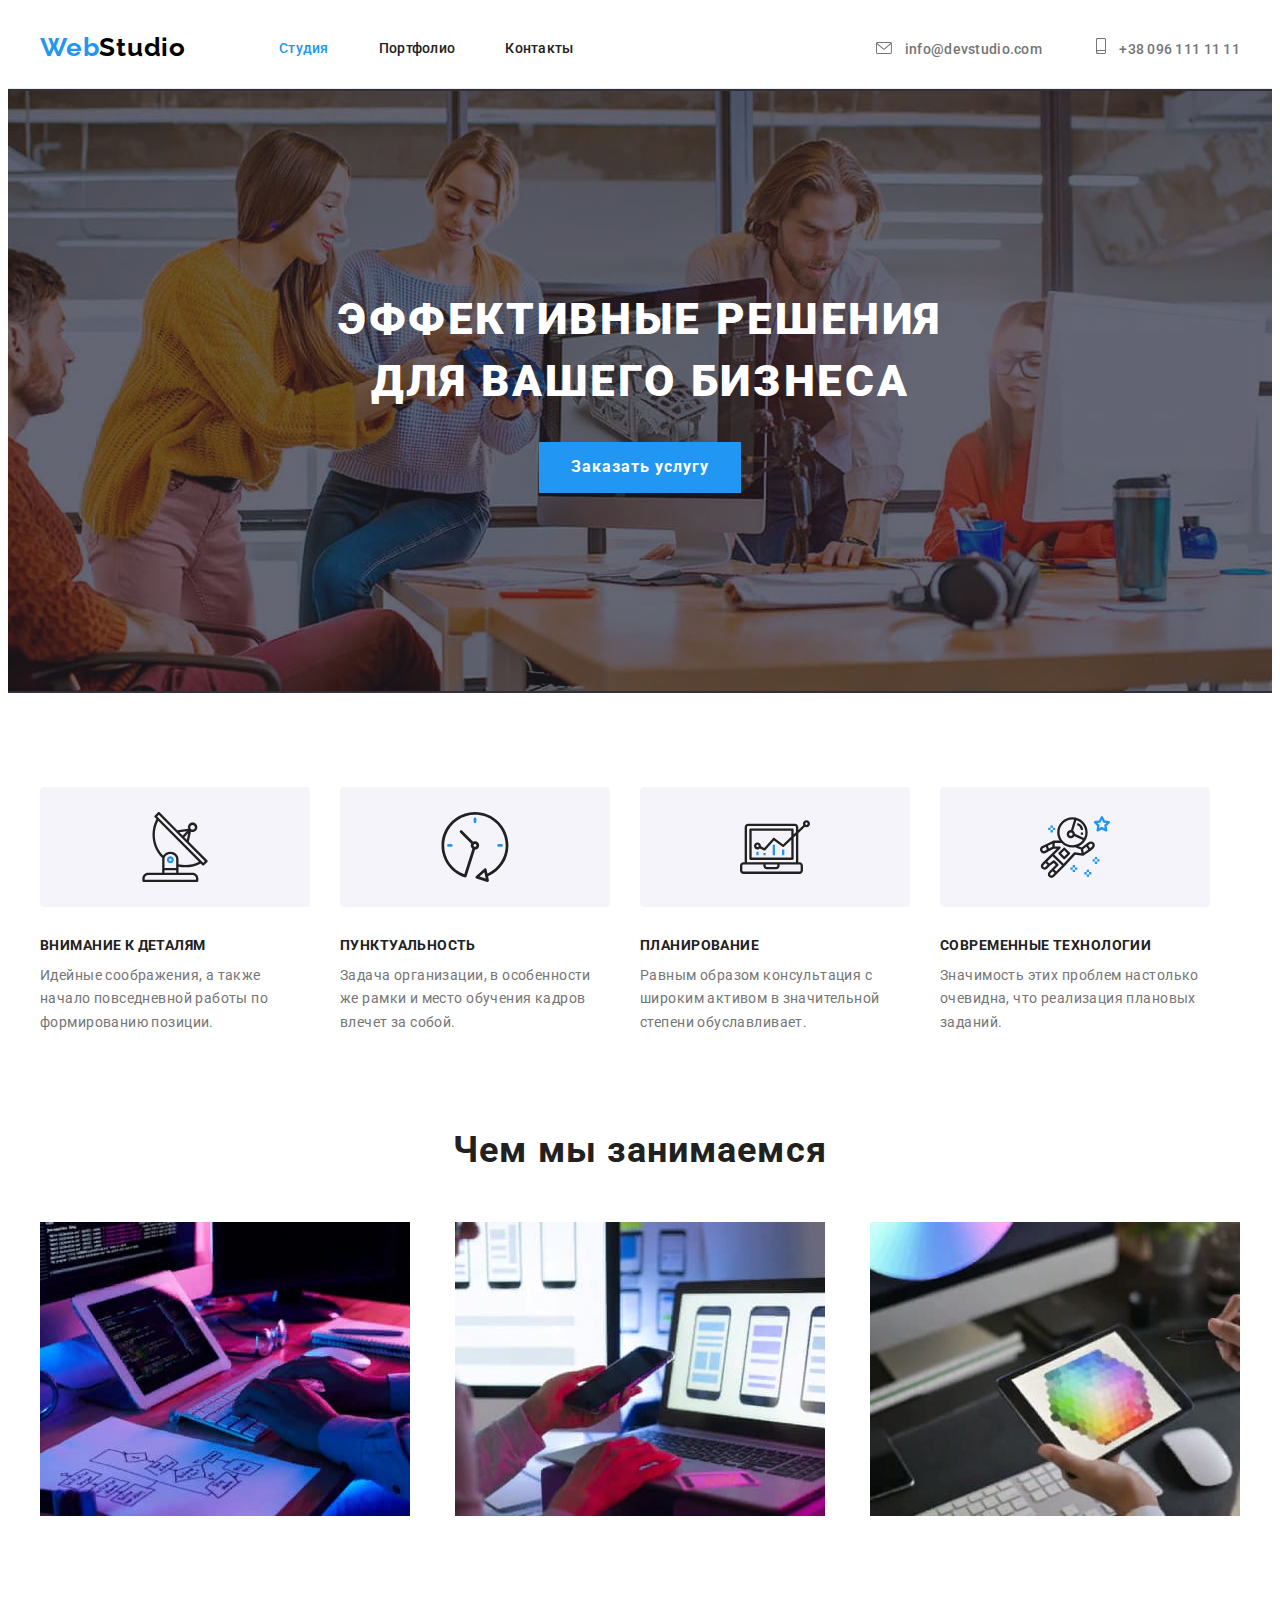
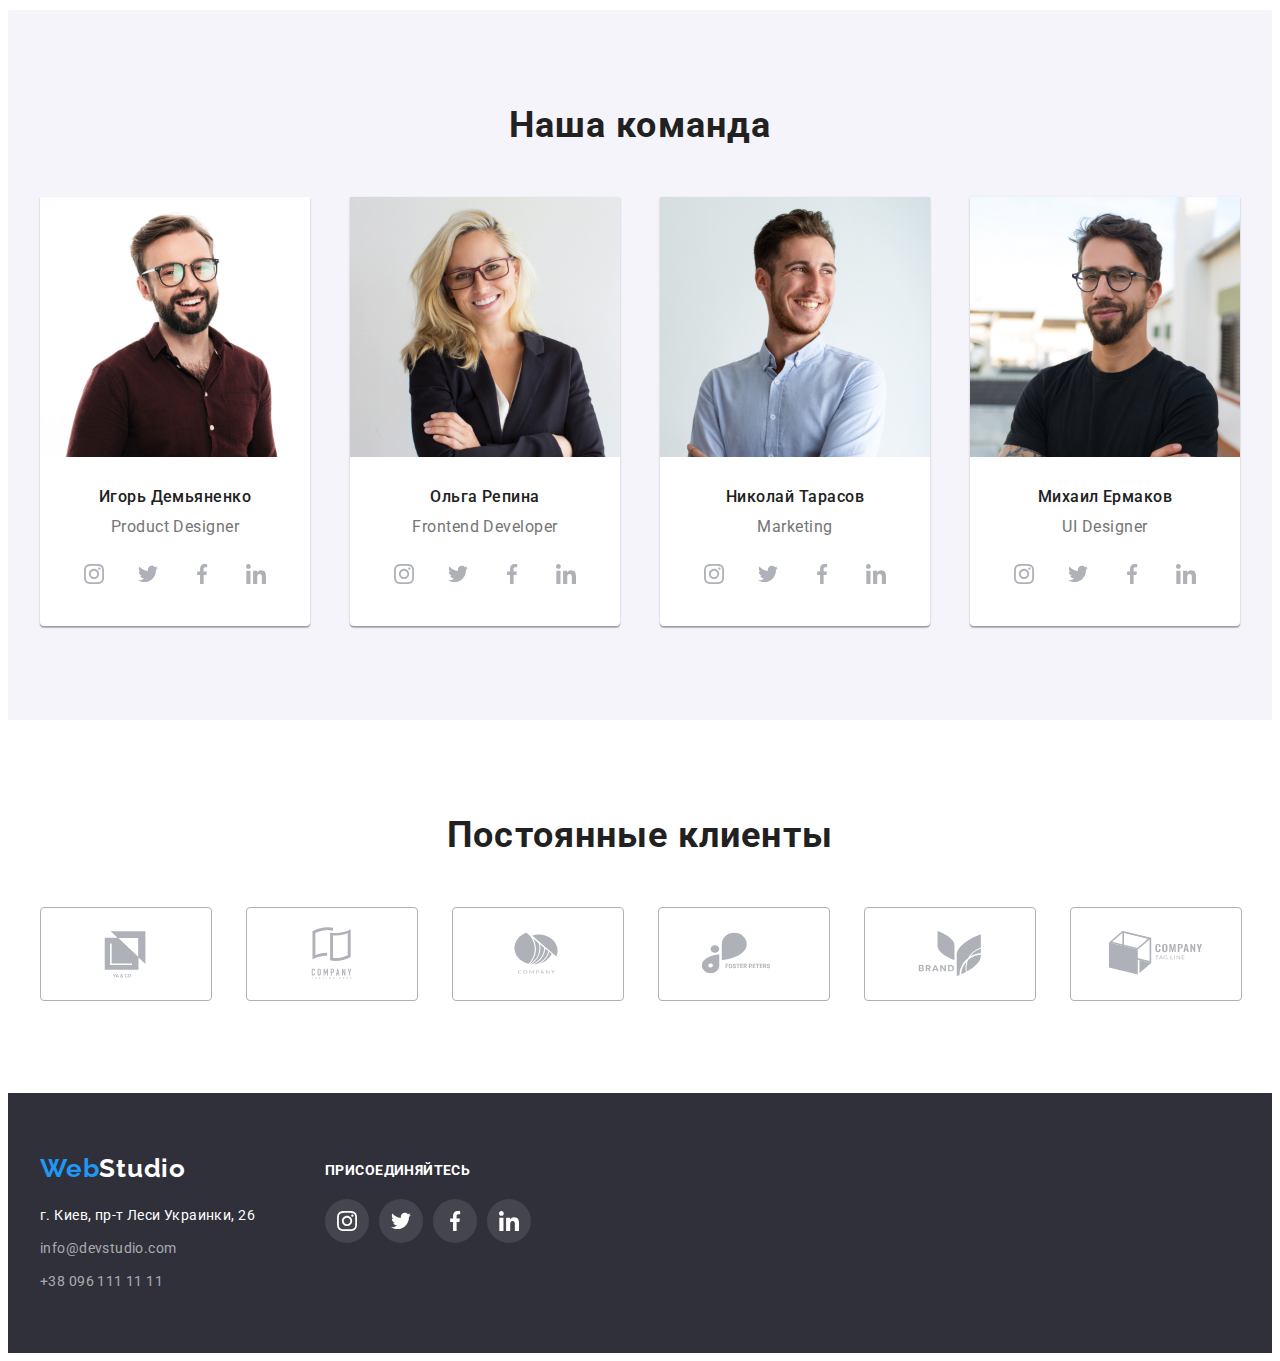
<file: index.html>
<!DOCTYPE html>
<html lang="ru">
  <head>
    <meta charset="UTF-8" />
    <meta http-equiv="X-UA-Compatible" content="IE=edge" />
    <meta name="viewport" content="width=device-width, initial-scale=1.0" />
    <title>Document</title>
    <link
      rel="stylesheet"
      href="https://cdnjs.cloudflare.com/ajax/libs/modern-normalize/1.1.0/modern-normalize.min.css"
      integrity="sha512-wpPYUAdjBVSE4KJnH1VR1HeZfpl1ub8YT/NKx4PuQ5NmX2tKuGu6U/JRp5y+Y8XG2tV+wKQpNHVUX03MfMFn9Q=="
      crossorigin="anonymous"
      referrerpolicy="no-referrer"
    />
    <link
      href="https://fonts.googleapis.com/css2?family=Raleway:wght@700&family=Roboto:wght@400;500;700;900&display=swap"
      rel="stylesheet"
    />
    <link rel="stylesheet" href="./css/styles.css" />
  </head>
  <body>
    <header class="header">
      <div class="container header-container">
        <nav class="navigation">
          <a href="./index.html" class="logo nav-logo"
            ><span class="logo-accent">Web</span>Studio</a
          >
          <ul class="nav-list">
            <li class="nav-item">
              <a href="./index.html" class="nav-link active">Студия</a>
            </li>
            <li class="nav-item">
              <a href="./portfolio.html" class="nav-link">Портфолио</a>
            </li>
            <li class="nav-item">
              <a href="#" class="nav-link">Контакты</a>
            </li>
          </ul>
        </nav>
        <div class="header-connect">
          <a href="mailto:info@devstudio.com" class="nav-contacts">
            <svg class="contact-icon" width="16" height="12">
              <use href="./images/sprite.svg#icon-mail"></use>
            </svg>
            info@devstudio.com</a
          >
          <a href="tel:+380961111111" class="nav-contacts">
            <svg class="contact-icon" width="10" height="16">
              <use href="./images/symbol-defs.svg#icon-smartphone"></use>
            </svg>
            +38 096 111 11 11</a
          >
        </div>
      </div>
    </header>
    <main>
      <section class="hero">
        <div class="container hero-container">
          <h1 class="hero-title">Эффективные решения для вашего бизнеса</h1>
          <button type="button" class="button hero-btn">Заказать услугу</button>
        </div>
      </section>
      <section class="section-features">
        <div class="container">
          <h2 class="visually-hidden">Наши преимущества</h2>
          <ul class="features-list">
            <li class="features-item">
              <div class="features-wrap">
                <svg class="features-icon" width="70" height="70">
                  <use href="./images/sprite.svg#icon-antenna"></use>
                </svg>
              </div>
              <h3 class="feature-subtitle">Внимание к деталям</h3>

              <p>
                Идейные соображения, а также начало повседневной работы по формированию позиции.
              </p>
            </li>
            <li class="features-item">
              <div class="features-wrap">
                <svg class="features-icon" width="70" height="70">
                  <use href="./images/sprite.svg#icon-clock"></use>
                </svg>
              </div>
              <h3 class="feature-subtitle">Пунктуальность</h3>
              <p>
                Задача организации, в особенности же рамки и место обучения кадров влечет за собой.
              </p>
            </li>
            <li class="features-item">
              <div class="features-wrap">
                <svg class="features-icon" width="70" height="70">
                  <use href="./images/sprite.svg#icon-diagram"></use>
                </svg>
              </div>
              <h3 class="feature-subtitle">Планирование</h3>
              <p>
                Равным образом консультация с широким активом в значительной степени обуславливает.
              </p>
            </li>
            <li class="features-item">
              <div class="features-wrap">
                <svg class="features-icon" width="70" height="70">
                  <use href="./images/sprite.svg#icon-astronaut"></use>
                </svg>
              </div>
              <h3 class="feature-subtitle">Современные технологии</h3>
              <p>Значимость этих проблем настолько очевидна, что реализация плановых заданий.</p>
            </li>
          </ul>
        </div>
      </section>
      <section class="section-function">
        <div class="container">
          <h2 class="function-header">Чем мы занимаемся</h2>
          <ul class="functions-list">
            <li>
              <img src="./images/box-1.jpg" alt="typing" width="370" height="294" />
            </li>
            <li>
              <img src="./images/box-2.jpg" alt="laptop" width="370" height="294" />
            </li>
            <li>
              <img src="./images/box-3.jpg" alt="palette" width="370" height="294" />
            </li>
          </ul>
        </div>
      </section>
      <section class="section section-team">
        <div class="container">
          <h2 class="team-header">Наша команда</h2>
          <ul class="team-list">
            <li class="team-item">
              <img src="./images/team-card-1.jpg" alt="Igor_Demiyanenko" width="270" height="260" />
              <div class="team-wrap">
                <h3 class="team-subtitle">Игорь Демьяненко</h3>
                <p>Product Designer</p>
                <ul class="team-social-list">
                  <li class="team-social-item">
                    <a href="" class="team-social-link">
                      <svg class="team-social-icon" width="20" height="20">
                        <use href="./images/sprite.svg#icon-instagram"></use>
                      </svg>
                    </a>
                  </li>
                  <li class="team-social-item">
                    <a href="" class="team-social-link">
                      <svg class="team-social-icon" width="20" height="20">
                        <use href="./images/sprite.svg#icon-twitter"></use>
                      </svg>
                    </a>
                  </li>
                  <li class="team-social-item">
                    <a href="" class="team-social-link">
                      <svg class="team-social-icon" width="20" height="20">
                        <use href="./images/sprite.svg#icon-facebook"></use>
                      </svg>
                    </a>
                  </li>
                  <li class="team-social-item">
                    <a href="" class="team-social-link">
                      <svg class="team-social-icon" width="20" height="20">
                        <use href="./images/sprite.svg#icon-linkedin"></use>
                      </svg>
                    </a>
                  </li>
                </ul>
              </div>
            </li>
            <li class="team-item">
              <img src="./images/team-card-2.jpg" alt="Olga_Repina" width="270" height="260" />
              <div class="team-wrap">
                <h3 class="team-subtitle">Ольга Репина</h3>
                <p>Frontend Developer</p>
                <ul class="team-social-list">
                  <li class="team-social-item">
                    <a href="" class="team-social-link">
                      <svg class="team-social-icon" width="20" height="20">
                        <use href="./images/sprite.svg#icon-instagram"></use>
                      </svg>
                    </a>
                  </li>
                  <li class="team-social-item">
                    <a href="" class="team-social-link">
                      <svg class="team-social-icon" width="20" height="20">
                        <use href="./images/sprite.svg#icon-twitter"></use>
                      </svg>
                    </a>
                  </li>
                  <li class="team-social-item">
                    <a href="" class="team-social-link">
                      <svg class="team-social-icon" width="20" height="20">
                        <use href="./images/sprite.svg#icon-facebook"></use>
                      </svg>
                    </a>
                  </li>
                  <li class="team-social-item">
                    <a href="" class="team-social-link">
                      <svg class="team-social-icon" width="20" height="20">
                        <use href="./images/sprite.svg#icon-linkedin"></use>
                      </svg>
                    </a>
                  </li>
                </ul>
              </div>
            </li>
            <li class="team-item">
              <img src="./images/team-card-3.jpg" alt="Nikolay_Tarasov" width="270" height="260" />
              <div class="team-wrap">
                <h3 class="team-subtitle">Николай Тарасов</h3>
                <p>Marketing</p>
                <ul class="team-social-list">
                  <li class="team-social-item">
                    <a href="" class="team-social-link">
                      <svg class="team-social-icon" width="20" height="20">
                        <use href="./images/sprite.svg#icon-instagram"></use>
                      </svg>
                    </a>
                  </li>
                  <li class="team-social-item">
                    <a href="" class="team-social-link">
                      <svg class="team-social-icon" width="20" height="20">
                        <use href="./images/sprite.svg#icon-twitter"></use>
                      </svg>
                    </a>
                  </li>
                  <li class="team-social-item">
                    <a href="" class="team-social-link">
                      <svg class="team-social-icon" width="20" height="20">
                        <use href="./images/sprite.svg#icon-facebook"></use>
                      </svg>
                    </a>
                  </li>
                  <li class="team-social-item">
                    <a href="" class="team-social-link">
                      <svg class="team-social-icon" width="20" height="20">
                        <use href="./images/sprite.svg#icon-linkedin"></use>
                      </svg>
                    </a>
                  </li>
                </ul>
              </div>
            </li>
            <li class="team-item">
              <img src="./images/team-card-4.jpg" alt="Mikhail_Yermakov" width="270" height="260" />
              <div class="team-wrap">
                <h3 class="team-subtitle">Михаил Ермаков</h3>
                <p>UI Designer</p>
                <ul class="team-social-list">
                  <li class="team-social-item">
                    <a href="" class="team-social-link">
                      <svg class="team-social-icon" width="20" height="20">
                        <use href="./images/sprite.svg#icon-instagram"></use>
                      </svg>
                    </a>
                  </li>
                  <li class="team-social-item">
                    <a href="" class="team-social-link">
                      <svg class="team-social-icon" width="20" height="20">
                        <use href="./images/sprite.svg#icon-twitter"></use>
                      </svg>
                    </a>
                  </li>
                  <li class="team-social-item">
                    <a href="" class="team-social-link">
                      <svg class="team-social-icon" width="20" height="20">
                        <use href="./images/sprite.svg#icon-facebook"></use>
                      </svg>
                    </a>
                  </li>
                  <li class="team-social-item">
                    <a href="" class="team-social-link">
                      <svg class="team-social-icon" width="20" height="20">
                        <use href="./images/sprite.svg#icon-linkedin"></use>
                      </svg>
                    </a>
                  </li>
                </ul>
              </div>
            </li>
          </ul>
        </div>
      </section>
      <section class="section-clients section">
        <div class="container">
          <h2 class="clients-header">Постоянные клиенты</h2>
          <ul class="clients-list">
            <li class="clients-item">
              <a href="" class="clients-link">
                <svg class="clients-icon" width="106" height="60">
                  <use href="./images/sprite.svg#icon-company-1"></use>
                </svg>
              </a>
            </li>
            <li class="clients-item">
              <a href="" class="clients-link">
                <svg class="clients-icon" width="106" height="60">
                  <use href="./images/sprite.svg#icon-company-2"></use>
                </svg>
              </a>
            </li>
            <li class="clients-item">
              <a href="" class="clients-link">
                <svg class="clients-icon" width="106" height="60">
                  <use href="./images/sprite.svg#icon-company-3"></use>
                </svg>
              </a>
            </li>
            <li class="clients-item">
              <a href="" class="clients-link">
                <svg class="clients-icon" width="106" height="60">
                  <use href="./images/sprite.svg#icon-company-4"></use>
                </svg>
              </a>
            </li>
            <li class="clients-item">
              <a href="" class="clients-link">
                <svg class="clients-icon" width="106" height="60">
                  <use href="./images/sprite.svg#icon-company-5"></use>
                </svg>
              </a>
            </li>
            <li class="clients-item">
              <a href="" class="clients-link">
                <svg class="clients-icon" width="106" height="60">
                  <use href="./images/sprite.svg#icon-company-6"></use>
                </svg>
              </a>
            </li>
          </ul>
        </div>
      </section>
    </main>
    <footer class="footer">
      <div class="container footer-container">
        <div class="footer-left">
          <a href="./index.html" class="logo"><span class="logo-accent">Web</span>Studio</a>
          <address class="address">г. Киев, пр-т Леси Украинки, 26</address>
          <a href="mailto:info@devstudio.com" class="footer-contacts">info@devstudio.com</a>
          <a href="tel:+380961111111" class="footer-contacts">+38 096 111 11 11</a>
        </div>
        <div class="footer-right">
          <p class="action-call">присоединяйтесь</p>
          <ul class="footer-social-list">
            <li class="footer-social-item">
              <a href="" class="footer-social-link">
                <svg class="footer-social-icon" width="20" height="20">
                  <use href="./images/sprite.svg#icon-instagram"></use>
                </svg>
              </a>
            </li>
            <li class="footer-social-item">
              <a href="" class="footer-social-link">
                <svg class="footer-social-icon" width="20" height="20">
                  <use href="./images/sprite.svg#icon-twitter"></use>
                </svg>
              </a>
            </li>
            <li class="footer-social-item">
              <a href="" class="footer-social-link">
                <svg class="footer-social-icon" width="20" height="20">
                  <use href="./images/sprite.svg#icon-facebook"></use>
                </svg>
              </a>
            </li>
            <li class="footer-social-item">
              <a href="" class="footer-social-link">
                <svg class="footer-social-icon" width="20" height="20">
                  <use href="./images/sprite.svg#icon-linkedin"></use>
                </svg>
              </a>
            </li>
          </ul>
        </div>
      </div>
    </footer>
  </body>
</html>
</file>
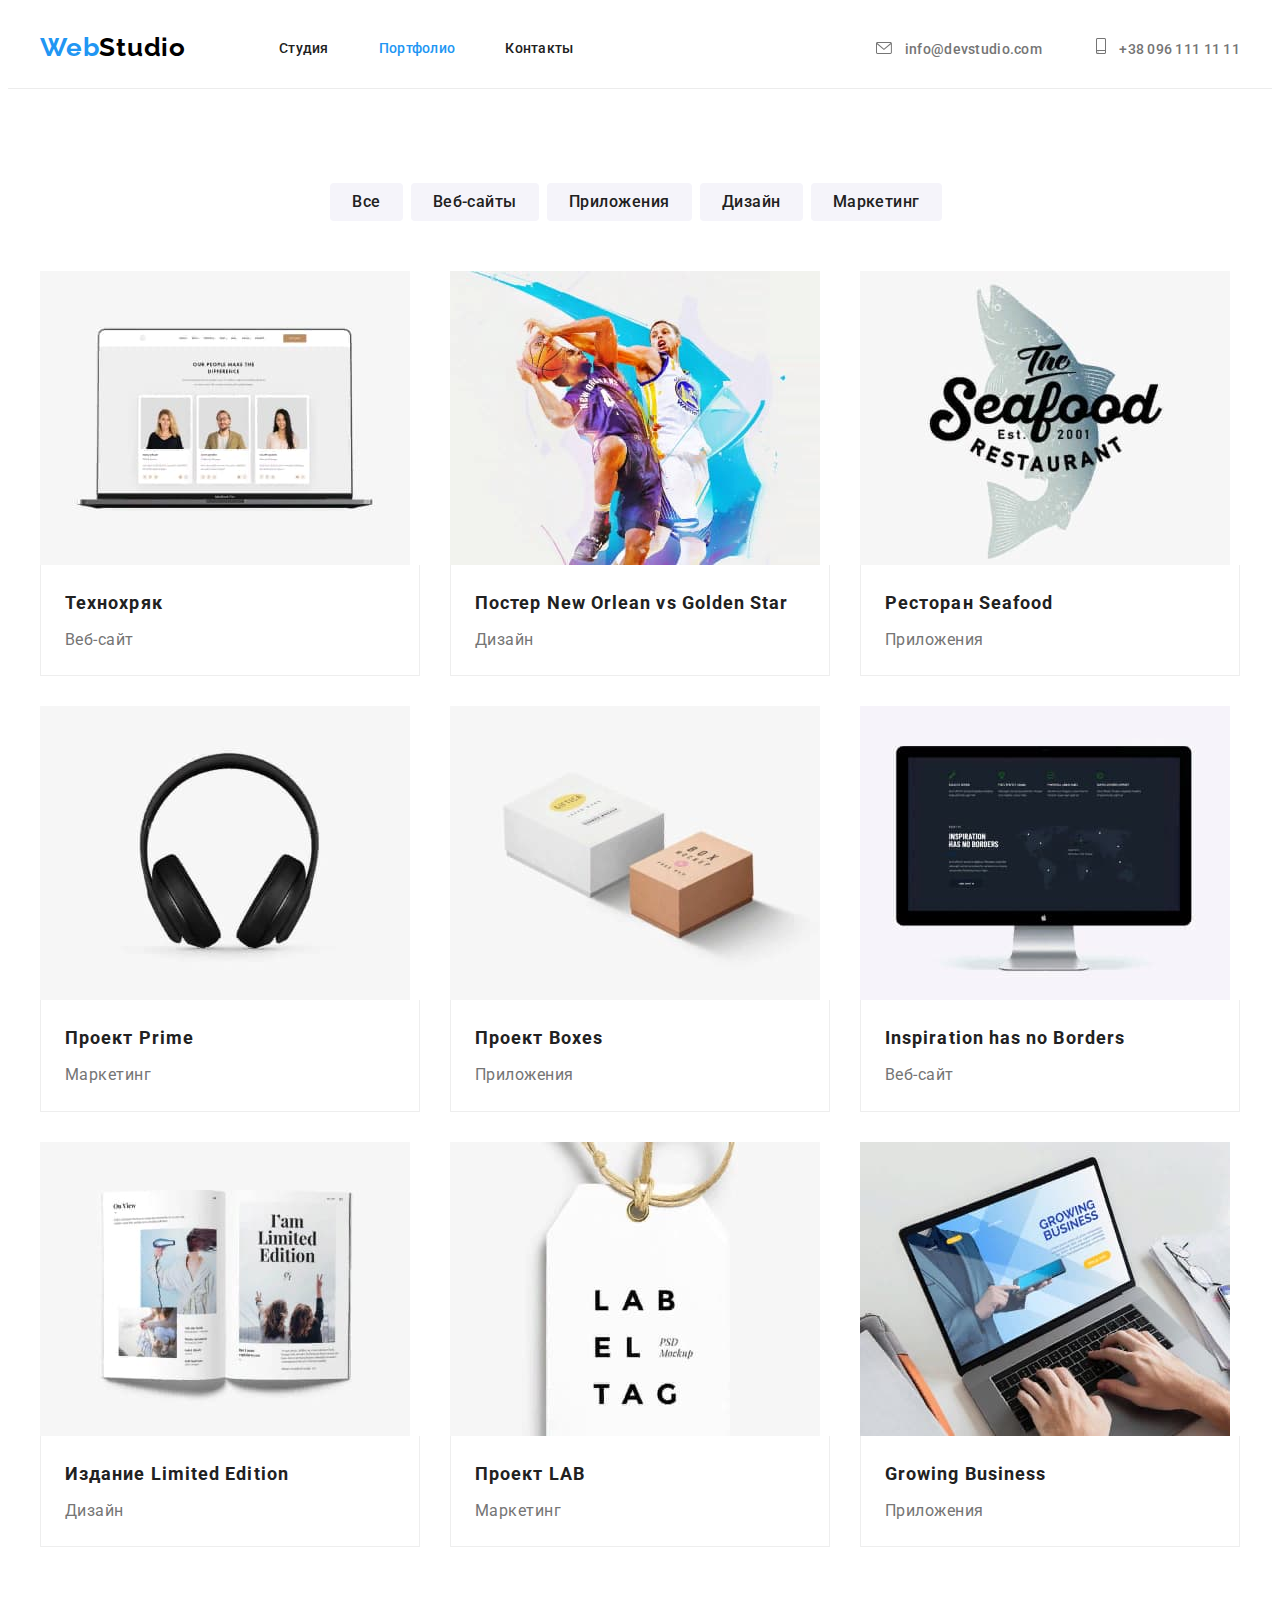
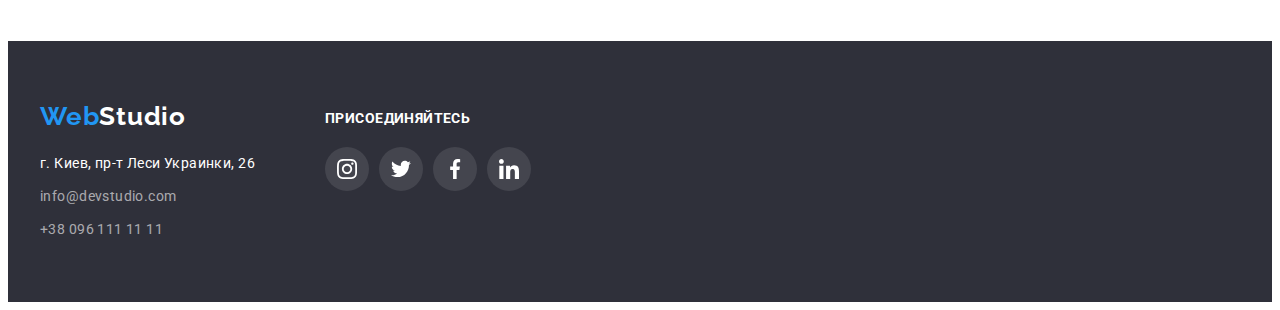
<file: portfolio.html>
<!DOCTYPE html>
<html lang="ru">
  <head>
    <meta charset="UTF-8" />
    <meta http-equiv="X-UA-Compatible" content="IE=edge" />
    <meta name="viewport" content="width=device-width, initial-scale=1.0" />
    <title>Document</title>
    <link
      href="https://fonts.googleapis.com/css2?family=Raleway:wght@700&family=Roboto:wght@400;500;700;900&display=swap"
      rel="stylesheet"
    />
    <link
      rel="stylesheet"
      href="https://cdnjs.cloudflare.com/ajax/libs/modern-normalize/1.1.0/modern-normalize.min.css"
      integrity="sha512-wpPYUAdjBVSE4KJnH1VR1HeZfpl1ub8YT/NKx4PuQ5NmX2tKuGu6U/JRp5y+Y8XG2tV+wKQpNHVUX03MfMFn9Q=="
      crossorigin="anonymous"
      referrerpolicy="no-referrer"
    />
    <link rel="stylesheet" href="./css/styles.css" />
  </head>

  <body>
    <header class="header">
      <div class="container header-container">
        <nav class="navigation">
          <a href="./index.html" class="logo nav-logo"
            ><span class="logo-accent">Web</span>Studio</a
          >
          <ul class="nav-list">
            <li class="nav-item">
              <a href="./index.html" class="nav-link">Студия</a>
            </li>
            <li class="nav-item">
              <a href="./portfolio.html" class="nav-link active">Портфолио</a>
            </li>
            <li class="nav-item">
              <a href="#" class="nav-link">Контакты</a>
            </li>
          </ul>
        </nav>
        <div class="header-connect">
          <a href="mailto:info@devstudio.com" class="nav-contacts">
            <svg class="contact-icon" width="16" height="12">
              <use href="./images/sprite.svg#icon-mail"></use>
            </svg>
            info@devstudio.com</a
          >
          <a href="tel:+380961111111" class="nav-contacts">
            <svg class="contact-icon" width="10" height="16">
              <use href="./images/symbol-defs.svg#icon-smartphone"></use>
            </svg>
            +38 096 111 11 11</a
          >
        </div>
      </div>
    </header>
    <main>
      <section class="section">
        <div class="container">
          <h1 class="visually-hidden">Портфолио</h1>
          <ul class="filter-list">
            <li class="filter-item"><button type="button" class="button-filter">Все</button></li>
            <li class="filter-item">
              <button type="button" class="button-filter">Веб-сайты</button>
            </li>
            <li class="filter-item">
              <button type="button" class="button-filter">Приложения</button>
            </li>
            <li class="filter-item"><button type="button" class="button-filter">Дизайн</button></li>
            <li class="filter-item">
              <button type="button" class="button-filter">Маркетинг</button>
            </li>
          </ul>
          <ul class="examples-list">
            <li class="examples-item">
              <a href="#">
                <img src="./images/example-1.jpg" alt="Пример сайта" width="370" height="294" />
                <div class="examples-descr">
                  <h2 class="examples-subtitle">Технохряк</h2>
                  <p>Веб-сайт</p>
                </div>
              </a>
            </li>
            <li class="examples-item">
              <a href="#">
                <img
                  src="./images/example-2.jpg"
                  alt="Постер New Orlean vs Golden Star"
                  width="370"
                  height="294"
                />
                <div class="examples-descr">
                  <h2 class="examples-subtitle">Постер New Orlean vs Golden Star</h2>
                  <p>Дизайн</p>
                </div>
              </a>
            </li>
            <li class="examples-item">
              <a href="#">
                <img src="./images/example-3.jpg" alt="Ресторан Seafood" width="370" height="294" />
                <div class="examples-descr">
                  <h2 class="examples-subtitle">Ресторан Seafood</h2>
                  <p>Приложения</p>
                </div>
              </a>
            </li>
            <li class="examples-item">
              <a href="#">
                <img src="./images/example-4.jpg" alt="Проект Prime" width="370" height="294" />
                <div class="examples-descr">
                  <h2 class="examples-subtitle">Проект Prime</h2>
                  <p>Маркетинг</p>
                </div>
              </a>
            </li>
            <li class="examples-item">
              <a href="#">
                <img src="./images/example-5.jpg" alt="Проект Boxes" width="370" height="294" />
                <div class="examples-descr">
                  <h2 class="examples-subtitle">Проект Boxes</h2>
                  <p>Приложения</p>
                </div>
              </a>
            </li>
            <li class="examples-item">
              <a href="#">
                <img
                  src="./images/example-6.jpg"
                  alt="Inspiration has no Borders"
                  width="370"
                  height="294"
                />
                <div class="examples-descr">
                  <h2 class="examples-subtitle">Inspiration has no Borders</h2>
                  <p>Веб-сайт</p>
                </div>
              </a>
            </li>
            <li class="examples-item">
              <a href="#">
                <img
                  src="./images/example-7.jpg"
                  alt="Издание Limited Edition"
                  width="370"
                  height="294"
                />
                <div class="examples-descr">
                  <h2 class="examples-subtitle">Издание Limited Edition</h2>
                  <p>Дизайн</p>
                </div>
              </a>
            </li>
            <li class="examples-item">
              <a href="#">
                <img src="./images/example-8.jpg" alt="Проект LAB" width="370" height="294" />
                <div class="examples-descr">
                  <h2 class="examples-subtitle">Проект LAB</h2>
                  <p>Маркетинг</p>
                </div>
              </a>
            </li>
            <li class="examples-item">
              <a href="#">
                <img src="./images/example-9.jpg" alt="Growing Business" width="370" height="294" />
                <div class="examples-descr">
                  <h2 class="examples-subtitle">Growing Business</h2>
                  <p>Приложения</p>
                </div>
              </a>
            </li>
          </ul>
        </div>
      </section>
    </main>
    <footer class="footer">
      <div class="container footer-container">
        <div class="footer-left">
          <a href="./index.html" class="logo"><span class="logo-accent">Web</span>Studio</a>
          <address class="address">г. Киев, пр-т Леси Украинки, 26</address>
          <a href="mailto:info@devstudio.com" class="footer-contacts">info@devstudio.com</a>
          <a href="tel:+380961111111" class="footer-contacts">+38 096 111 11 11</a>
        </div>
        <div class="footer-right">
          <p class="action-call">присоединяйтесь</p>
          <ul class="footer-social-list">
            <li class="footer-social-item">
              <a href="" class="footer-social-link">
                <svg class="footer-social-icon" width="20" height="20">
                  <use href="./images/sprite.svg#icon-instagram"></use>
                </svg>
              </a>
            </li>
            <li class="footer-social-item">
              <a href="" class="footer-social-link">
                <svg class="footer-social-icon" width="20" height="20">
                  <use href="./images/sprite.svg#icon-twitter"></use>
                </svg>
              </a>
            </li>
            <li class="footer-social-item">
              <a href="" class="footer-social-link">
                <svg class="footer-social-icon" width="20" height="20">
                  <use href="./images/sprite.svg#icon-facebook"></use>
                </svg>
              </a>
            </li>
            <li class="footer-social-item">
              <a href="" class="footer-social-link">
                <svg class="footer-social-icon" width="20" height="20">
                  <use href="./images/sprite.svg#icon-linkedin"></use>
                </svg>
              </a>
            </li>
          </ul>
        </div>
      </div>
    </footer>
  </body>
</html>
</file>
<file: css/styles.css>
:root {
  --primary-text-color: #757575;
  --title-text-color: #212121;
  --accent-color: #2196f3;
  --hero-text-color: #ffffff;
  --primary-bg-color: #e5e5e5;
  --secondary-bg-color: #f5f4fa;
  --accent-bg-color: #2f303a;
}
p,
h1,
h2,
h3,
ul,
ol {
  margin: 0;
  padding: 0;
}

body {
  font-family: 'Roboto', sans-serif;
  color: var(--primary-text-color);
  background-color: var(--primaty-bg-color);
}
a {
  text-decoration: none;
}
li {
  list-style-type: none;
}
img {
  display: block;
  max-width: 100%;
  height: auto;
}
.section {
  padding-top: 94px;
  padding-bottom: 94px;
}

.visually-hidden {
  position: absolute;
  white-space: nowrap;
  width: 1px;
  height: 1px;
  overflow: hidden;
  border: 0;
  padding: 0;
  clip: rect(0 0 0 0);
  clip-path: inset(50%);
  margin: -1px;
}
.container {
  width: 1200px;
  padding-left: 15px;
  padding-right: 15px;
  /* margin: 0 auto; */
  margin-left: auto;
  margin-right: auto;
}
/* buttons */
.button {
  font-family: inherit;
  font-size: 16px;
  font-weight: 700;
  line-height: 1.9;
  letter-spacing: 0.06em;
  text-align: center;
  border: none;
  color: var(--hero-text-color);
  background-color: var(--accent-color);
  cursor: pointer;
}
.button-filter {
  font-family: inherit;
  font-weight: 500;
  font-size: 16px;
  line-height: 1.6;
  text-align: center;
  letter-spacing: 0.03em;
  border: none;
  border-radius: 4px;
  color: var(--title-text-color);
  background-color: var(--secondary-bg-color);

  padding: 6px 22px;
}
.button-filter:hover,
.button-filter:focus {
  color: var(--hero-text-color);
  background-color: var(--accent-color);
  cursor: pointer;
}
/* logo */
.logo {
  font-family: Raleway;
  font-weight: 700;
  font-size: 26px;
  line-height: 1.2;
  letter-spacing: 0.03em;
  color: #000000;
  display: block;
}
.logo-accent {
  color: var(--accent-color);
}
.footer .logo {
  color: var(--hero-text-color);
}

/* Navigation */
.header {
  background-color: #fff;
  padding-top: 24px;
  padding-bottom: 25px;
  border-bottom: 1px solid #ececec;
}
.header-container {
  display: flex;
  justify-content: space-between;
  align-items: center;
}
.navigation {
  display: flex;
  justify-content: space-between;
  align-items: center;
}
.nav-list {
  display: flex;
  margin-left: 93px;
}
.nav-item {
  margin-right: 50px;
}
.nav-item:last-child {
  margin-right: 0;
}
.nav-link {
  font-weight: 500;
  font-size: 14px;
  line-height: 1.2;
  letter-spacing: 0.02em;
  color: var(--title-text-color);
}

.nav-link.active {
  color: var(--accent-color);
}
.nav-link:hover,
.nav-link:focus {
  color: var(--accent-color);
}
.nav-contacts {
  display: inline-block;
  font-weight: 500;
  font-size: 14px;
  line-height: 1.2;
  letter-spacing: 0.02em;
  color: var(--primary-text-color);
}
.nav-contacts:hover,
.nav-contacts:focus {
  color: var(--accent-color);
}

.nav-contacts:first-child {
  margin-right: 50px;
}
.contact-icon {
  margin-right: 10px;
  fill: currentColor;
}
/* Hero section */
.hero {
  background-image: linear-gradient(rgba(47, 48, 58, 0.4), rgba(47, 48, 58, 0.4)),
    url(../images/bg-img.jpg);
  background-repeat: no-repeat;
  background-size: 1600px;
  background-position: center;
  background-color: var(--accent-bg-color);
  padding-top: 200px;
  padding-bottom: 200px;
}
.hero-title {
  font-weight: 900;
  font-size: 44px;
  line-height: 1.4;
  text-align: center;
  letter-spacing: 0.06em;
  text-transform: uppercase;
  color: var(--hero-text-color);
  max-width: 696px;
  margin-bottom: 30px;
}
.hero-container {
  display: flex;
  align-items: center;
  flex-direction: column;
}
.hero-btn {
  padding: 10px 32px;
}

/* features section */

.section-features {
  padding-top: 94px;
  padding-bottom: 47px;
}
.features-list {
  display: flex;
  justify-content: space-between;
}
.features-wrap {
  width: 270px;
  height: 120px;
  display: flex;
  justify-content: center;
  align-items: center;
  margin-bottom: 30px;
  background-color: #f5f4fa;
  border-radius: 4px;
}
.features-icon {
  fill: black;
}
.feature-subtitle {
  font-weight: 700;
  font-size: 14px;
  line-height: 1.2;
  letter-spacing: 0.03em;
  text-transform: uppercase;
  color: var(--title-text-color);
  margin-bottom: 10px;
}
.features-list p {
  font-size: 14px;
  line-height: 1.7;
  letter-spacing: 0.03em;
  color: var(--primary-text-color);
}
.features-item {
  margin-right: 30px;
}

/* Function section */

.section-function {
  padding-top: 47px;
  padding-bottom: 94px;
}
.function-header {
  font-weight: 700;
  font-size: 36px;
  line-height: 1.2;
  text-align: center;
  letter-spacing: 0.03em;
  color: var(--title-text-color);
  margin-bottom: 50px;
}
.functions-list {
  display: flex;
  justify-content: space-between;
}

/* Team section */
.section-team {
  background-color: var(--secondary-bg-color);
}
.team-header {
  font-weight: 700;
  font-size: 36px;
  line-height: 1.2;
  text-align: center;
  letter-spacing: 0.03em;
  color: var(--title-text-color);
  margin-bottom: 50px;
}
.team-list {
  display: flex;
  justify-content: space-between;
}
.team-item {
  background-color: #fff;
  box-shadow: 0px 1px 3px rgba(0, 0, 0, 0.12), 0px 1px 1px rgba(0, 0, 0, 0.14),
    0px 2px 1px rgba(0, 0, 0, 0.2);
  border-radius: 0px 0px 4px 4px;
}
.team-subtitle {
  font-weight: 500;
  font-size: 16px;
  line-height: 1.2;
  text-align: center;
  letter-spacing: 0.03em;
  color: var(--title-text-color);
  margin-bottom: 10px;
}
.team-list p {
  font-size: 16px;
  line-height: 1.2;
  text-align: center;
  letter-spacing: 0.03em;
  color: var(--primary-text-color);
}
.team-wrap {
  padding-top: 30px;
  padding-bottom: 30px;
}
.team-social-list {
  margin-top: 16px;
  display: flex;
  justify-content: center;
}
.team-social-item {
  width: 44px;
  height: 44px;
  margin-right: 10px;
}
.team-social-item:last-child {
  margin-right: 0;
}
.team-social-link {
  width: 100%;
  height: 100%;
  border-radius: 50%;
  background-color: #fff;
  display: flex;
  align-items: center;
  justify-content: center;
  color: #afb1b8;
}
.team-social-icon {
  fill: currentColor;
}
.team-social-link:hover,
.team-social-link:focus {
  background-color: var(--accent-color);
  color: var(--hero-text-color);
}

/* CLIENTS SECTION */

.clients-header {
  font-weight: 700;
  font-size: 36px;
  line-height: 1.2;
  text-align: center;
  letter-spacing: 0.03em;
  color: var(--title-text-color);
  margin-bottom: 50px;
}
.clients-list {
  display: flex;
  justify-content: space-between;
}
.clients-item {
  width: 170px;
  height: 92px;
}
.clients-link {
  width: 100%;
  height: 100%;
  display: flex;
  align-items: center;
  justify-content: center;
  border: 1px solid #afb1b8;
  border-radius: 4px;
  color: #afb1b8;
}
.clients-icon {
  fill: currentColor;
}
.clients-link:hover,
.clients-link:focus {
  color: var(--accent-color);
  border: 1px solid var(--accent-color);
}
/* footer */
.footer {
  background-color: var(--accent-bg-color);
  padding-top: 60px;
  padding-bottom: 60px;
}

.address {
  font-size: 14px;
  line-height: 1.7;
  letter-spacing: 0.03em;
  font-style: normal;
  color: var(--hero-text-color);
  margin-top: 20px;
}
.footer-contacts {
  display: block;
  font-size: 14px;
  line-height: 1.7;
  letter-spacing: 0.03em;
  color: rgba(255, 255, 255, 0.6);
  margin-top: 9px;
  margin-bottom: 9px;
}
.footer-contacts:last-child {
  margin-bottom: 0;
}
.footer-contacts:hover,
.footer-contacts:focus {
  color: var(--accent-color);
}
.action-call {
  font-weight: 700;
  font-size: 14px;
  line-height: 1.14;
  letter-spacing: 0.03em;
  text-transform: uppercase;
  color: var(--hero-text-color);
  display: block;
  padding-top: 10px;
}
.footer-container {
  display: flex;
}
.footer-left {
  margin-right: 70px;
}
.footer-social-list {
  margin-top: 20px;
  display: flex;
  justify-content: center;
}
.footer-social-item {
  width: 44px;
  height: 44px;
  margin-right: 10px;
}
.footer-social-item:last-child {
  margin-right: 0;
}
.footer-social-link {
  width: 100%;
  height: 100%;
  border-radius: 50%;
  background-color: rgba(255, 255, 255, 0.1);
  display: flex;
  align-items: center;
  justify-content: center;
  color: var(--hero-text-color);
}
.footer-social-icon {
  fill: currentColor;
}
.footer-social-link:hover,
.footer-social-link:focus {
  background-color: var(--accent-color);
  color: var(--hero-text-color);
}

/* Portfilio page */
/* Examples section */
.filter-list {
  margin-bottom: 50px;
  display: flex;
  justify-content: center;
}
.filter-item {
  margin-right: 8px;
  border-radius: 4px;
}
.filter-item:hover,
.filter-item:focus {
  box-shadow: 0px 3px 1px rgba(0, 0, 0, 0.1), 0px 1px 2px rgba(0, 0, 0, 0.08),
    0px 2px 2px rgba(0, 0, 0, 0.12);
}
.examples-list {
  display: flex;
  flex-wrap: wrap;
  margin-bottom: -30px;
  margin-right: -30px;
}
.examples-item {
  width: calc(100% / 3 - 30px);
  margin-right: 30px;
  margin-bottom: 30px;
}
.examples-item:hover,
.examples-item:focus {
  box-shadow: 0px 1px 1px rgba(0, 0, 0, 0.12), 0px 4px 4px rgba(0, 0, 0, 0.06),
    1px 4px 6px rgba(0, 0, 0, 0.16);
}
.examples-list h2 {
  font-weight: 700;
  font-size: 18px;
  line-height: 2;
  letter-spacing: 0.06em;
  color: var(--title-text-color);
}
.examples-list p {
  font-size: 16px;
  line-height: 1.9;
  letter-spacing: 0.03em;
  color: var(--primary-text-color);
}
.examples-descr {
  padding: 20px 24px;
  border: 1px solid #eeeeee;
}
.examples-descr {
  border-top: none;
}
.examples-subtitle {
  margin-bottom: 4px;
}
</file>
